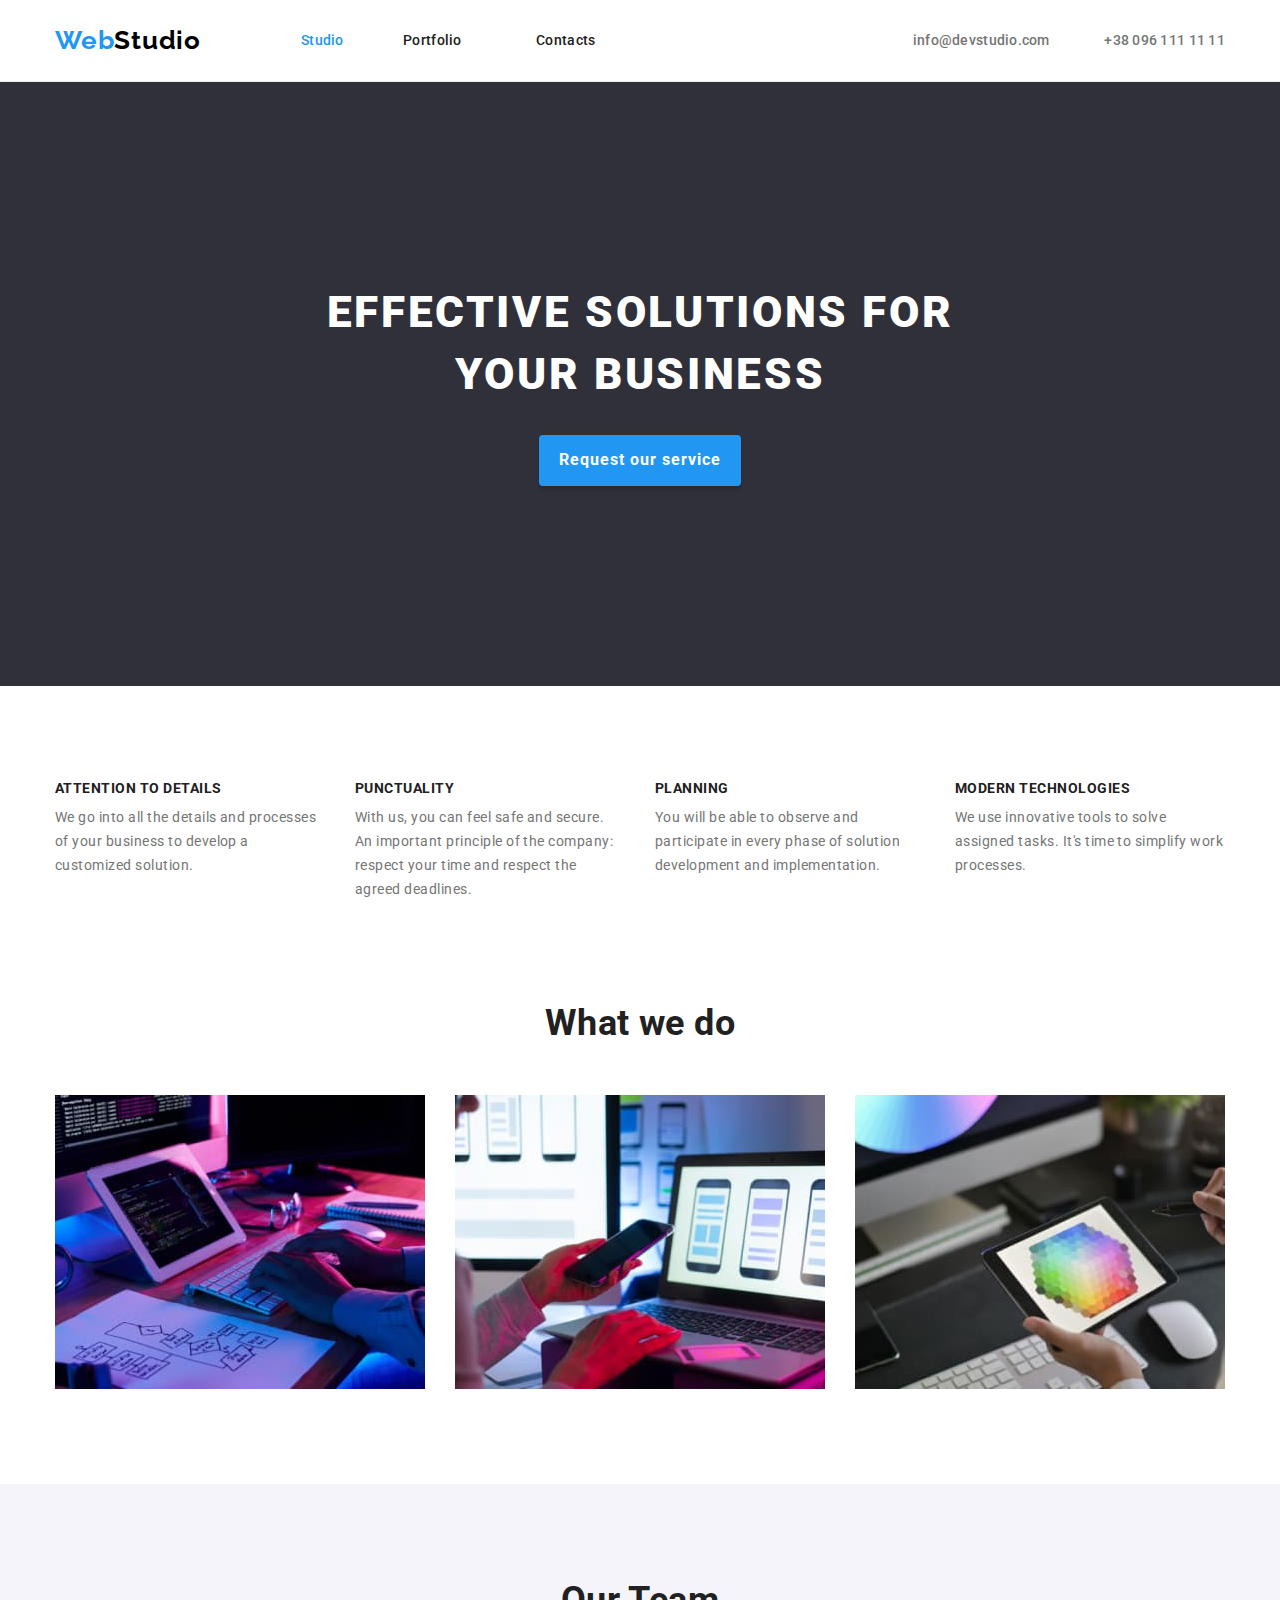
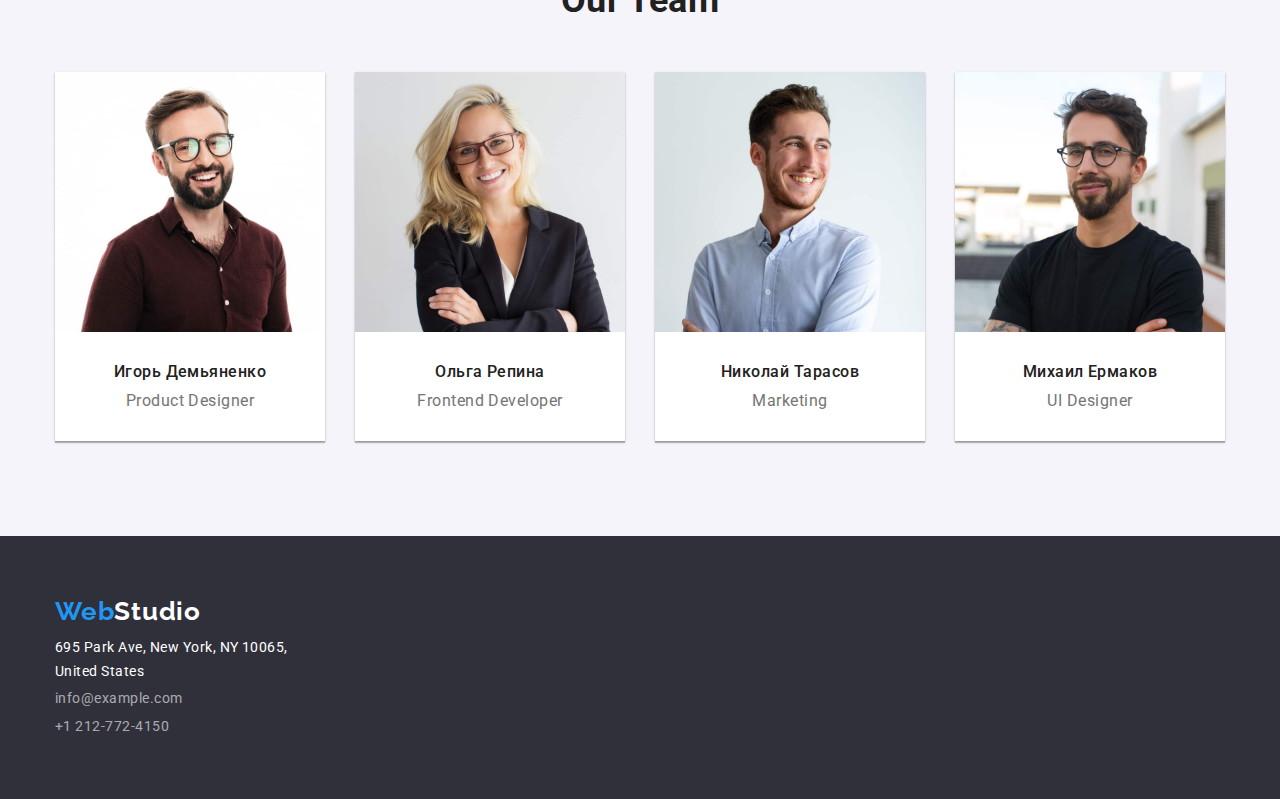
<file: index.html>
<!DOCTYPE html>
<html lang="en">
  <head>
    <meta charset="UTF-8" />
    <meta http-equiv="X-UA-Compatible" content="IE=edge" />
    <meta name="viewport" content="width=device-width, initial-scale=1.0" />
    <title>WebStudio</title>
    <link
      rel="stylesheet"
      href=" https://cdnjs.cloudflare.com/ajax/libs/modern-normalize/1.1.0/modern-normalize.min.css"
    />
    <link href="./css/styles.css" rel="stylesheet" />
    <link
      href="https://fonts.googleapis.com/css?family=Roboto:regular,italic,500,500italic,700,700italic,900,900italic"
      rel="stylesheet"
    />
    <link rel="preconnect" href="https://fonts.googleapis.com" />
    <link rel="preconnect" href="https://fonts.gstatic.com" crossorigin />
    <link
      href="https://fonts.googleapis.com/css2?family=Raleway:wght@700&display=swap"
      rel="stylesheet"
    />
  </head>
  <body>
    <!-- HEADER -->

    <header>
      <div class="container">
        <a href="index.html" class="logo"
          >Web<span class="header-logo-ending">Studio</span></a
        >
        <nav>
          <ul>
            <li class="nav-item">
              <a href="index.html" class="current">Studio</a>
            </li>
            <li class="nav-item"><a href="portfolio.html">Portfolio</a></li>
            <li class="nav-item"><a href="">Contacts</a></li>
          </ul>
        </nav>
        <ul class="contact-list">
          <li class="mail-item">
            <a href="mailto:info@devstudio.com">info@devstudio.com</a>
          </li>
          <li class="tel-item">
            <a href="tel:+380961111111">+38 096 111 11 11</a>
          </li>
        </ul>
      </div>
    </header>
    <main>
      <!-- HERO SECTION -->

      <section class="hero-section">
        <h1 class="hero-heading">EFFECTIVE SOLUTIONS FOR YOUR BUSINESS</h1>
        <button type="button" class="hero-button">Request our service</button>
      </section>

      <!-- PROS SECTION -->

      <section class="pros-section section">
        <div class="container">
          <h2 class="hidden-heading">Our advantages</h2>
          <ul class="pros-list">
            <li class="pros-list-item">
              <h3 class="pros-heading">ATTENTION TO DETAILS</h3>
              <p class="pros-discription">
                We go into all the details and processes of your business to
                develop a customized solution.
              </p>
            </li>
            <li class="pros-list-item">
              <h3 class="pros-heading">PUNCTUALITY</h3>
              <p class="pros-discription">
                With us, you can feel safe and secure. An important principle of
                the company: respect your time and respect the agreed deadlines.
              </p>
            </li>
            <li class="pros-list-item">
              <h3 class="pros-heading">PLANNING</h3>
              <p class="pros-discription">
                You will be able to observe and participate in every phase of
                solution development and implementation.
              </p>
            </li>
            <li class="pros-list-item">
              <h3 class="pros-heading">MODERN TECHNOLOGIES</h3>
              <p class="pros-discription">
                We use innovative tools to solve assigned tasks. It's time to
                simplify work processes.
              </p>
            </li>
          </ul>
        </div>
      </section>
      <!-- WORKS SECTION -->
      <section class="works-section section">
        <div class="container">
          <h2 class="section-heading">What we do</h2>
          <ul class="works-list">
            <li class="work-example">
              <img
                src="./images/img1.jpg"
                alt="typing on keyboard"
                width="370"
                height="294"
              />
            </li>
            <li class="work-example">
              <img
                src="./images/img2.jpg"
                alt="choosing interface for mobile"
                width="370"
                height="294"
              />
            </li>
            <li class="work-example">
              <img
                src="./images/img3.jpg"
                alt="spectral colors on tablet"
                width="370"
                height="294"
              />
            </li>
          </ul>
        </div>
      </section>

      <!-- TEAM SECTION -->

      <section class="team-section section">
        <div class="container">
          <h2 class="section-heading team-heading">Our Team</h2>
          <ul class="cards-list">
            <li class="team-card">
              <img
                src="./images/photo1.jpg"
                alt="Product Designer photo"
                width="270"
                height="260"
              />
              <div class="worker-identification">
                <h3 lang="ru" class="worker-name">Игорь Демьяненко</h3>
                <p class="position">Product Designer</p>
              </div>
            </li>
            <li class="team-card">
              <img
                src="./images/photo2.jpg"
                alt="Frontend Developer photo"
                width="270"
                height="260"
              />
              <div class="worker-identification">
                <h3 lang="ru" class="worker-name">Ольга Репина</h3>
                <p class="position">Frontend Developer</p>
              </div>
            </li>
            <li class="team-card">
              <img
                src="./images/photo3.jpg"
                alt="Marketing worker photo"
                width="270"
                height="260"
              />
              <div class="worker-identification">
                <h3 lang="ru" class="worker-name">Николай Тарасов</h3>
                <p class="position">Marketing</p>
              </div>
            </li>
            <li class="team-card">
              <img
                src="./images/photo4.jpg"
                alt="Designer worker photo"
                width="270"
                height="260"
              />
              <div class="worker-identification">
                <h3 lang="ru" class="worker-name">Михаил Ермаков</h3>
                <p class="position">UI Designer</p>
              </div>
            </li>
          </ul>
        </div>
      </section>
    </main>

    <!-- FOOTER -->

    <footer>
      <div class="container">
        <a href="index.html" class="logo"
          >Web<span class="footer-logo-ending">Studio</span></a
        >
        <address>
          <ul>
            <li>
              <a
                href="https://goo.gl/maps/3XiaFe1RrAFYEimq6"
                target="_blank"
                rel="noopener noreferrer"
                >695 Park Ave, New York, NY 10065, <br />
                United States
              </a>
            </li>
            <li><a href="mailto:info@example.com">info@example.com</a></li>
            <li><a href="tel:+1212-772-4150">+1 212-772-4150</a></li>
          </ul>
        </address>
      </div>
    </footer>
  </body>
</html>
</file>
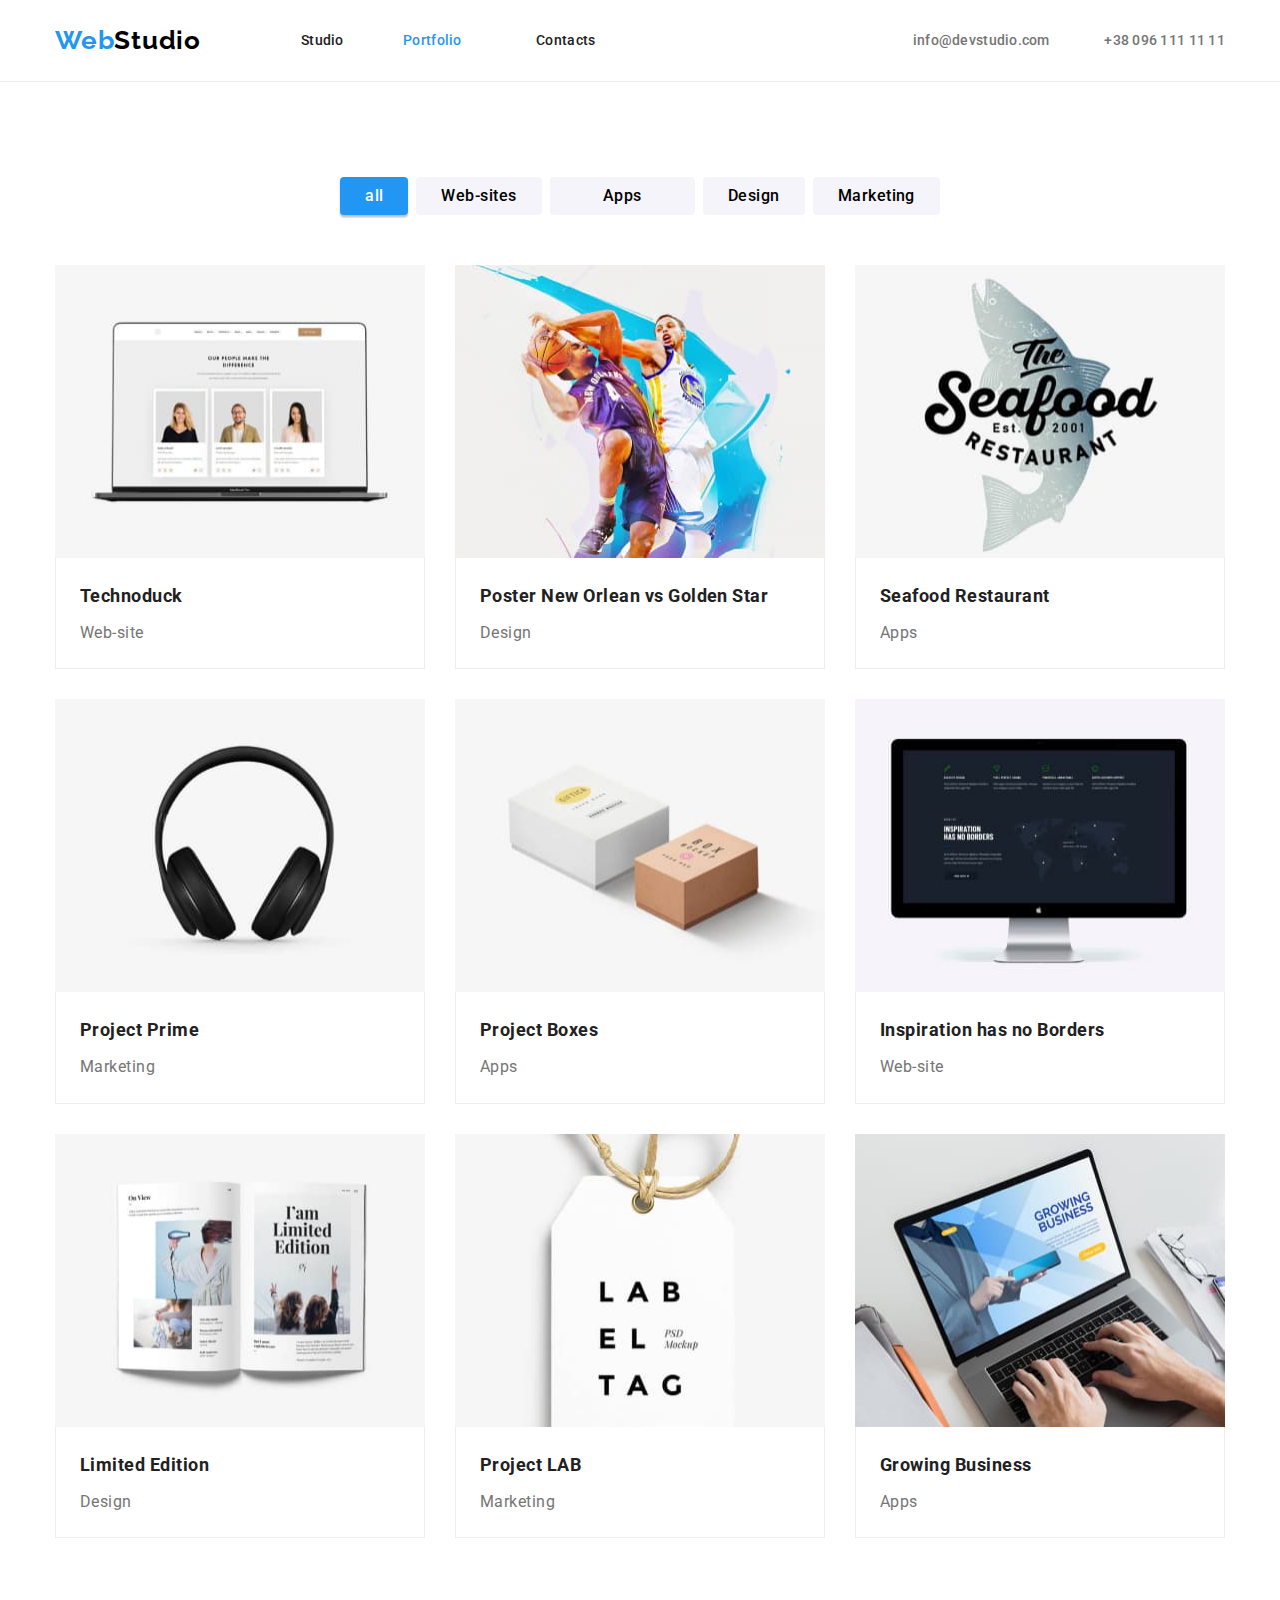
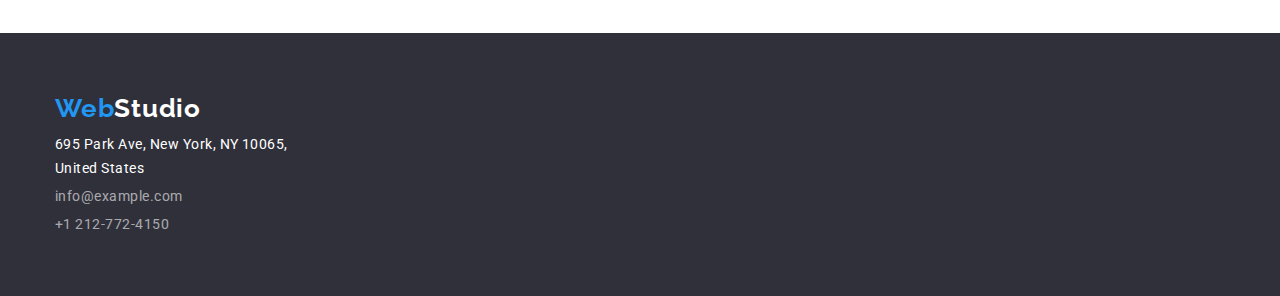
<file: portfolio.html>
<!DOCTYPE html>
<html lang="en">
  <head>
    <meta charset="UTF-8" />
    <meta http-equiv="X-UA-Compatible" content="IE=edge" />
    <meta name="viewport" content="width=device-width, initial-scale=1.0" />
    <title>WebStudio</title>
    <link
      rel="stylesheet"
      href=" https://cdnjs.cloudflare.com/ajax/libs/modern-normalize/1.1.0/modern-normalize.min.css"
    />
    <link href="./css/styles.css" rel="stylesheet" />
    <link
      href="https://fonts.googleapis.com/css?family=Roboto:regular,italic,500,500italic,700,700italic,900,900italic"
      rel="stylesheet"
    />
    <link rel="preconnect" href="https://fonts.googleapis.com" />
    <link rel="preconnect" href="https://fonts.gstatic.com" crossorigin />
    <link
      href="https://fonts.googleapis.com/css2?family=Raleway:wght@700&display=swap"
      rel="stylesheet"
    />
  </head>
  <body>
    <header>
      <div class="container">
        <a href="index.html" class="logo"
          >Web<span class="header-logo-ending">Studio</span></a
        >
        <nav>
          <ul>
            <li class="nav-item">
              <a href="index.html">Studio</a>
            </li>
            <li class="nav-item">
              <a href="portfolio.html" class="current">Portfolio</a>
            </li>
            <li class="nav-item"><a href="">Contacts</a></li>
          </ul>
        </nav>
        <ul class="contact-list">
          <li class="mail-item">
            <a href="mailto:info@devstudio.com">info@devstudio.com</a>
          </li>
          <li class="tel-item">
            <a href="tel:+380961111111">+38 096 111 11 11</a>
          </li>
        </ul>
      </div>
    </header>
    <main>
      <!-- PORFOLIO BUTTONS  -->

      <section class="porfolio-section section">
        <div class="container">
          <ul class="button-list">
            <li class="button-item">
              <button type="button" class="active">all</button>
            </li>
            <li class="button-item">
              <button type="button">Web-sites</button>
            </li>
            <li class="button-item">
              <button type="button">Apps</button>
            </li>
            <li class="button-item"><button type="button">Design</button></li>
            <li class="button-item">
              <button type="button">Marketing</button>
            </li>
          </ul>

          <!-- THUMBNAIL -->

          <h1 class="hidden-heading">Works Portfolio</h1>
          <ul class="thumbnail-list">
            <li class="porfolio-card">
              <a href=""
                ><img
                  src="./images-potfolio/img1.jpg"
                  width="370px"
                  height="293px"
                  alt="Web-site on Laptop"
                />
                <div class="portfolio-card-description">
                  <h2 class="porfolio-card-title">Technoduck</h2>
                  <p class="porfolio-card-subtitle">Web-site</p>
                </div></a
              >
            </li>
            <li class="porfolio-card">
              <a href=""
                ><img
                  src="./images-potfolio/img2.jpg"
                  width="370px"
                  height="293px"
                  alt="Basketball Poster"
                />
                <div class="portfolio-card-description">
                  <h2 class="porfolio-card-title">
                    Poster New Orlean vs Golden Star
                  </h2>
                  <p class="porfolio-card-subtitle">Design</p>
                </div>
              </a>
            </li>
            <li class="porfolio-card">
              <a href=""
                ><img
                  src="./images-potfolio/img3.jpg"
                  width="370px"
                  height="293px"
                  alt="Logo of Seafood Restaurant"
                />
                <div class="portfolio-card-description">
                  <h2 class="porfolio-card-title">Seafood Restaurant</h2>
                  <p class="porfolio-card-subtitle">Apps</p>
                </div></a
              >
            </li>
            <li class="porfolio-card">
              <a href=""
                ><img
                  src="./images-potfolio/img4.jpg"
                  width="370px"
                  height="293px"
                  alt="Рeadphones"
                />
                <div class="portfolio-card-description">
                  <h2 class="porfolio-card-title">Project Prime</h2>
                  <p class="porfolio-card-subtitle">Marketing</p>
                </div></a
              >
            </li>
            <li class="porfolio-card">
              <a href=""
                ><img
                  src="./images-potfolio/img5.jpg"
                  width="370px"
                  height="293px"
                  alt="Boxes"
                />
                <div class="portfolio-card-description">
                  <h2 class="porfolio-card-title">Project Boxes</h2>
                  <p class="porfolio-card-subtitle">Apps</p>
                </div></a
              >
            </li>
            <li class="porfolio-card">
              <a href=""
                ><img
                  src="./images-potfolio/img6.jpg"
                  width="370px"
                  height="293px"
                  alt="Web-site on Desktop"
                />
                <div class="portfolio-card-description">
                  <h2 class="porfolio-card-title">
                    Inspiration has no Borders
                  </h2>
                  <p class="porfolio-card-subtitle">Web-site</p>
                </div></a
              >
            </li>
            <li class="porfolio-card">
              <a href="">
                <img
                  src="./images-potfolio/img7.jpg"
                  width="370px"
                  height="293px"
                  alt="Glossy Magazine"
                />
                <div class="portfolio-card-description">
                  <h2 class="porfolio-card-title">Limited Edition</h2>
                  <p class="porfolio-card-subtitle">Design</p>
                </div></a
              >
            </li>
            <li class="porfolio-card">
              <a href=""
                ><img
                  src="./images-potfolio/img8.jpg"
                  width="370px"
                  height="293px"
                  alt="Label Design"
                />
                <div class="portfolio-card-description">
                  <h2 class="porfolio-card-title">Project LAB</h2>
                  <p class="porfolio-card-subtitle">Marketing</p>
                </div></a
              >
            </li>
            <li class="porfolio-card">
              <a href=""
                ><img
                  src="./images-potfolio/img9.jpg"
                  width="370px"
                  height="293px"
                  alt="Web-site Page of Grawing Business"
                />
                <div class="portfolio-card-description">
                  <h2 class="porfolio-card-title">Growing Business</h2>
                  <p class="porfolio-card-subtitle">Apps</p>
                </div></a
              >
            </li>
          </ul>
        </div>
      </section>
    </main>

    <!-- FOOTER -->

    <footer>
      <div class="container">
        <a href="index.html" class="logo"
          >Web<span class="footer-logo-ending">Studio</span></a
        >
        <address>
          <ul>
            <li>
              <a
                href="https://goo.gl/maps/3XiaFe1RrAFYEimq6"
                target="_blank"
                rel="noopener noreferrer"
                >695 Park Ave, New York, NY 10065, <br />
                United States
              </a>
            </li>
            <li><a href="mailto:info@example.com">info@example.com</a></li>
            <li><a href="tel:+1212-772-4150">+1 212-772-4150</a></li>
          </ul>
        </address>
      </div>
    </footer>
  </body>
</html>
</file>
<file: css/styles.css>
:root {
  --primary-color: #212121;
  --secondary-color: #2196f3;
  --tertiary-color: #757575;
  --quaternary-color: #fff;
  --unique-color: rgba(255, 255, 255, 0.6);
  --sporadic-background-color: #188ce8;
  --primary-background-color: #2f303a;
  --secondary-background-color: #f5f4fa;
}

body {
  font-family: Roboto, sans-serif;
  letter-spacing: 0.03em;
  color: var(--primary-color);
}

ul {
  list-style: none;
  padding-left: 0;
  margin: 0;
}

a {
  text-decoration: none;
  color: inherit;
}

button {
  cursor: pointer;
  font-family: inherit;
}

h1,
h2,
h3,
h4,
p {
  margin-top: 0;
  margin-bottom: 0;
}

img {
  display: block;
}

.container {
  width: 1200px;
  margin-left: auto;
  margin-right: auto;
  padding: 0 15px;
}

.section {
  padding-top: 95px;
  padding-bottom: 95px;
}

/* HEADER */
header {
  padding-top: 25px;
  padding-bottom: 25px;
  border-bottom: 1px solid #ececec;
}

header > .container {
  display: flex;
  align-items: center;
}

header li {
  display: inline;
}

.logo {
  font-family: Raleway;
  font-weight: 700;
  font-size: 26px;
  line-height: 1.2;
  letter-spacing: 0.03em;
  color: var(--secondary-color);
  display: inline;
}

.header-logo-ending {
  color: #000;
}

nav {
  margin-left: 100px;
}

header a {
  font-weight: 500;
  font-size: 14px;
  line-height: 1.2;
  letter-spacing: 0.02em;
}

.nav-item:nth-child(1) {
  margin-right: 55px;
}

.nav-item:nth-child(2) {
  margin-right: 70px;
}

.tel-item:nth-last-child(1) {
  margin-left: 50px;
}

.contact-list {
  color: var(--tertiary-color);
  margin-left: auto;
}

header a:hover,
header a:focus,
footer a:hover,
footer a:focus {
  outline: 0px;
  color: var(--secondary-color);
}

/* HERO SECTION */

.hero-section {
  text-align: center;
  background-color: var(--primary-background-color);
  padding-top: 200px;
  padding-bottom: 200px;
}

.hero-heading {
  font-weight: 900;
  font-size: 44px;
  line-height: 1.4;
  letter-spacing: 0.06em;
  text-transform: uppercase;
  color: var(--quaternary-color);
  width: 700px;
  margin: 0px auto 30px auto;
}

.hero-button {
  font-size: 16px;
  font-weight: 700;
  line-height: 1.9;
  text-align: center;
  letter-spacing: 0.06em;
  color: var(--quaternary-color);
  background-color: var(--secondary-color);
  border-radius: 4px;
  border: 0px;
  box-shadow: 0px 4px 4px rgba(0, 0, 0, 0.15);
  padding: 10px 20px;
}

.hero-button:hover,
.hero-button:focus {
  background-color: var(--sporadic-background-color);
}

/* FOR SOME SECTIONS */
.pros-list-item:not(:last-child),
.work-example:not(:last-child),
.team-card:not(:last-child) {
  margin-right: 30px;
}

/* PROS SECTION */

.pros-section {
  font-size: 14px;
  padding-bottom: 0px;
}

.hidden-heading {
  position: absolute;
  border: 0;
  width: 1px;
  height: 1px;
  padding: 0;
  margin: -1px;
  overflow: hidden;
}

.pros-list {
  display: flex;
}

.pros-list-item {
  text-align: left;
  width: calc((100% - 90px) / 4);
}

.pros-heading {
  font-size: inherit;
  font-weight: 700;
  line-height: 1.1;
  text-transform: uppercase;
  margin-bottom: 10px;
}

.pros-discription {
  line-height: 1.71;
  color: var(--tertiary-color);
}

/* WORKS SECTION*/

.works-section {
  padding-top: 100px;
}

.section-heading {
  font-weight: 700;
  font-size: 36px;
  line-height: 1.2;
  text-align: center;
  margin-bottom: 50px;
}

.works-list {
  display: flex;
}

/* TEAM */

.team-section {
  background-color: var(--secondary-background-color);
}

.cards-list {
  display: flex;
  /* column-gap: 30px; */
  flex-wrap: wrap;
}

.team-card {
  background-color: var(--quaternary-color);
  box-shadow: 0px 2px 1px rgba(0, 0, 0, 0.2), 0px 1px 1px rgba(0, 0, 0, 0.14),
    0px 1px 3px rgba(0, 0, 0, 0.12);
  width: calc((100% - 90px) / 4);
}

.team-card img {
  margin-left: auto;
  margin-right: auto;
}
.worker-identification {
  padding-top: 30px;
  padding-bottom: 30px;
}

.worker-name {
  font-size: 16px;
  font-weight: 500;
  line-height: 1.2;
  text-align: center;
}

.position {
  line-height: 1.2;
  text-align: center;
  color: var(--tertiary-color);
  margin-top: 10px;
}

/* PORTFOLIO PAGE */

.current {
  color: var(--secondary-color);
}

/* PORFOLIO BUTTONS */

.button-list {
  display: flex;
  justify-content: center;
  margin-bottom: 50px;
}

.button-list button {
  font-size: 16px;
  font-weight: 500;
  line-height: 1.6;
  letter-spacing: 0.03em;
  text-align: center;
  border-radius: 4px;
  background-color: #f5f4fa;
  border: 0px;
  padding: 6px 25px;
}

.button-item:not(:last-child) {
  margin-right: 8px;
}

.button-item:nth-child(3) button {
  padding-right: 53px;
  padding-left: 53px;
}

button.active,
.button-list button:hover,
.button-list button:focus {
  background-color: var(--secondary-color);
  color: var(--quaternary-color);
  outline: 0px;
  box-shadow: 0px 2px 2px rgba(0, 0, 0, 0.12), 0px 1px 2px rgba(0, 0, 0, 0.08),
    0px 3px 1px rgba(0, 0, 0, 0.1);
}

/* THUMBNAIL*/

.thumbnail-list {
  display: flex;
  flex-wrap: wrap;
}

.porfolio-card {
  margin-right: 30px;
  margin-bottom: 30px;
}

.portfolio-card-description {
  padding: 20px 24px 20px 24px;
  border-right: 1px solid #eee;
  border-bottom: 1px solid #eee;
  border-left: 1px solid #eee;
}

.porfolio-card:nth-child(3n) {
  margin-right: 0;
}

.porfolio-card:nth-last-child(-n + 3) {
  margin-bottom: 0;
}

.porfolio-card-title {
  font-weight: 700;
  font-size: 18px;
  line-height: 2;
  letter-spacing: 6%;
  text-align: left;
  margin-bottom: 4px;
}

.porfolio-card-subtitle {
  line-height: 1.9;
  text-align: left;
  color: var(--tertiary-color);
}

/* FOOTER */

footer {
  background-color: var(--primary-background-color);
  padding: 60px 0;
}
footer .logo {
  display: block;
  margin-bottom: 9px;
}

.footer-logo-ending {
  color: var(--quaternary-color);
}

address {
  font-size: 14px;
  line-height: 1.7;
  text-align: left;
  font-style: normal;
}

address li {
  color: var(--unique-color);
}
address li:not(:last-child) {
  margin-bottom: 4px;
}

a[href*="maps"] {
  color: var(--quaternary-color);
}
</file>
